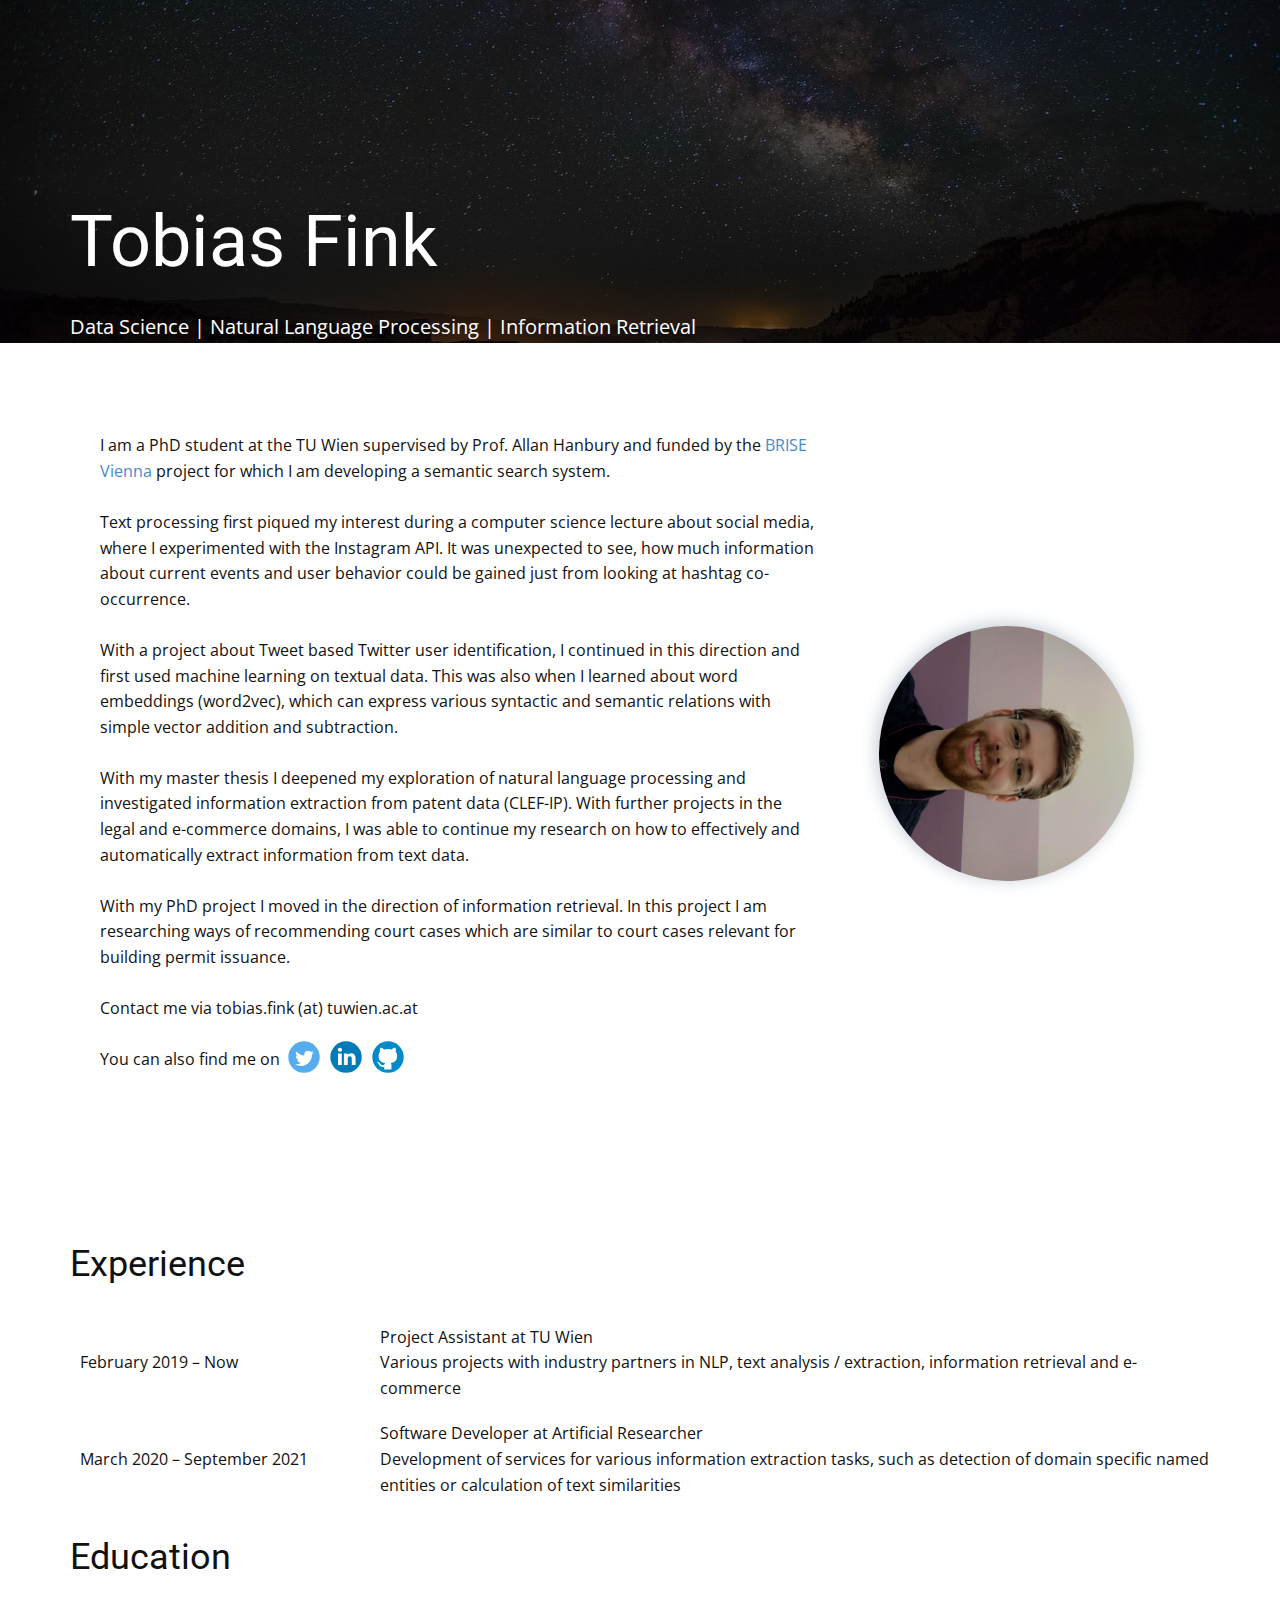
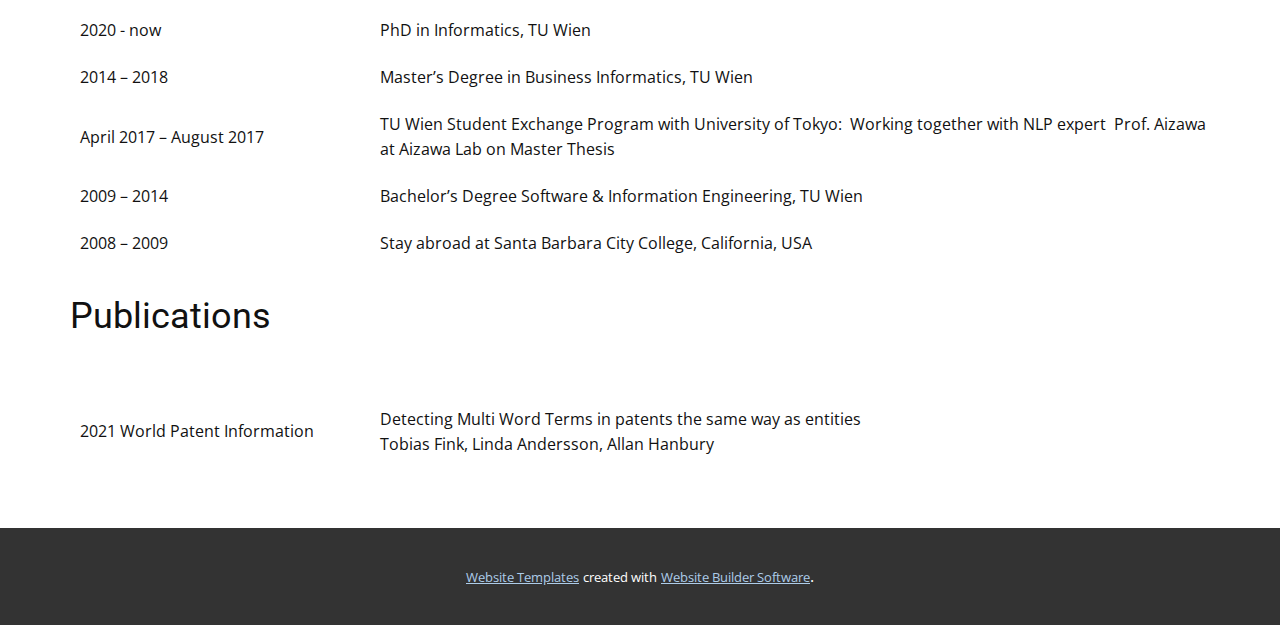
<file: index.html>
<!DOCTYPE html>
<html style="font-size: 16px;">
  <head>
    <meta name="viewport" content="width=device-width, initial-scale=1.0">
    <meta charset="utf-8">
    <meta name="keywords" content="Tobias Fink, Experience">
    <meta name="description" content="">
    <meta name="page_type" content="np-template-header-footer-from-plugin">
    <title>Home</title>
    <link rel="stylesheet" href="nicepage.css" media="screen">
<link rel="stylesheet" href="Home.css" media="screen">
    <script class="u-script" type="text/javascript" src="jquery-1.9.1.min.js" defer=""></script>
    <script class="u-script" type="text/javascript" src="nicepage.js" defer=""></script>
    <meta name="generator" content="Nicepage 4.2.22, nicepage.com">
    <link id="u-theme-google-font" rel="stylesheet" href="https://fonts.googleapis.com/css?family=Roboto:100,100i,300,300i,400,400i,500,500i,700,700i,900,900i|Open+Sans:300,300i,400,400i,600,600i,700,700i,800,800i">
    
    
    
    
    <script type="application/ld+json">{
		"@context": "http://schema.org",
		"@type": "Organization",
		"name": ""
}</script>
    <meta name="theme-color" content="#478ac9">
    <meta property="og:title" content="Home">
    <meta property="og:type" content="website">
  </head>
  <body class="u-body">
    <section class="skrollable u-align-left u-clearfix u-image u-shading u-section-1" src="" data-image-width="1280" data-image-height="848" id="sec-64ae">
      <div class="u-clearfix u-sheet u-valign-bottom u-sheet-1">
        <h1 class="u-text u-text-default u-title u-text-1">Tobias Fink</h1>
        <p class="u-large-text u-text u-text-variant u-text-2">Data Science | Natural Language Processing | Information Retrieval</p>
      </div>
    </section>
    <section class="u-clearfix u-section-2" id="sec-5233">
      <div class="u-clearfix u-sheet u-sheet-1">
        <div class="u-clearfix u-expanded-width u-layout-wrap u-layout-wrap-1">
          <div class="u-layout" style="">
            <div class="u-layout-row" style="">
              <div class="u-container-style u-layout-cell u-size-41 u-layout-cell-1">
                <div class="u-container-layout u-valign-bottom u-container-layout-1">
                  <p class="u-align-left u-text u-text-1">I am a PhD student at the TU Wien supervised by Prof. Allan Hanbury and funded by the <a href="https://digitales.wien.gv.at/projekt/brisevienna/" class="u-active-none u-border-none u-btn u-button-link u-button-style u-hover-none u-none u-text-palette-1-base u-btn-1">BRISE Vienna</a> project for which I am developing a semantic search system.<br>
                    <br>Text processing first piqued my interest during a computer science
lecture about social media, where I experimented with the Instagram
API. It was unexpected to see, how much information about current
events and user behavior could be gained just from looking at hashtag
co-occurrence.<br>
                    <br>With a project about Tweet based Twitter user
identification, I continued in this direction and first used machine
learning on textual data. This was also when I learned about word
embeddings (word2vec), which can express various syntactic and
semantic relations with simple vector addition and subtraction.&nbsp;<br>
                    <br>With
my master thesis I deepened my exploration of natural language
processing and investigated information extraction from patent data
(CLEF-IP). With further projects in the legal and e-commerce
domains, I was able to continue my research on how to effectively and
automatically extract information from text data.<br>
                    <br>With my PhD project I moved in the direction of information retrieval. In this project I am researching ways of recommending court cases which are similar to court cases relevant for building permit issuance.<br>
                    <br>Contact me via tobias.fink (at) tuwien.ac.at<br>
                    <br>You can also find me on
                  </p>
                  <div class="u-social-icons u-spacing-10 u-social-icons-1">
                    <a class="u-social-url" title="twitter" target="_blank" href="https://twitter.com/tobiasfink_ai"><span class="u-icon u-social-icon u-social-twitter u-icon-1"><svg class="u-svg-link" preserveAspectRatio="xMidYMin slice" viewBox="0 0 112 112" style=""><use xlink:href="#svg-5a4a"></use></svg><svg class="u-svg-content" viewBox="0 0 112 112" x="0" y="0" id="svg-5a4a"><circle fill="currentColor" class="st0" cx="56.1" cy="56.1" r="55"></circle><path fill="#FFFFFF" d="M83.8,47.3c0,0.6,0,1.2,0,1.7c0,17.7-13.5,38.2-38.2,38.2C38,87.2,31,85,25,81.2c1,0.1,2.1,0.2,3.2,0.2
c6.3,0,12.1-2.1,16.7-5.7c-5.9-0.1-10.8-4-12.5-9.3c0.8,0.2,1.7,0.2,2.5,0.2c1.2,0,2.4-0.2,3.5-0.5c-6.1-1.2-10.8-6.7-10.8-13.1
c0-0.1,0-0.1,0-0.2c1.8,1,3.9,1.6,6.1,1.7c-3.6-2.4-6-6.5-6-11.2c0-2.5,0.7-4.8,1.8-6.7c6.6,8.1,16.5,13.5,27.6,14
c-0.2-1-0.3-2-0.3-3.1c0-7.4,6-13.4,13.4-13.4c3.9,0,7.3,1.6,9.8,4.2c3.1-0.6,5.9-1.7,8.5-3.3c-1,3.1-3.1,5.8-5.9,7.4
c2.7-0.3,5.3-1,7.7-2.1C88.7,43,86.4,45.4,83.8,47.3z"></path></svg></span>
                    </a>
                    <a class="u-social-url" target="_blank" data-type="LinkedIn" title="LinkedIn" href="https://www.linkedin.com/in/tobias-fink-89b50a229/"><span class="u-icon u-social-icon u-social-linkedin u-icon-2"><svg class="u-svg-link" preserveAspectRatio="xMidYMin slice" viewBox="0 0 112 112" style=""><use xlink:href="#svg-9ddc"></use></svg><svg class="u-svg-content" viewBox="0 0 112 112" x="0" y="0" id="svg-9ddc"><circle fill="currentColor" cx="56.1" cy="56.1" r="55"></circle><path fill="#FFFFFF" d="M41.3,83.7H27.9V43.4h13.4V83.7z M34.6,37.9L34.6,37.9c-4.6,0-7.5-3.1-7.5-7c0-4,3-7,7.6-7s7.4,3,7.5,7
            C42.2,34.8,39.2,37.9,34.6,37.9z M89.6,83.7H76.2V62.2c0-5.4-1.9-9.1-6.8-9.1c-3.7,0-5.9,2.5-6.9,4.9c-0.4,0.9-0.4,2.1-0.4,3.3v22.5
            H48.7c0,0,0.2-36.5,0-40.3h13.4v5.7c1.8-2.7,5-6.7,12.1-6.7c8.8,0,15.4,5.8,15.4,18.1V83.7z"></path></svg></span>
                    </a>
                    <a class="u-social-url" target="_blank" data-type="Github" title="Github" href="https://github.com/tobiasfink-ai"><span class="u-icon u-social-github u-social-icon u-icon-3"><svg class="u-svg-link" preserveAspectRatio="xMidYMin slice" viewBox="0 0 112 112" style=""><use xlink:href="#svg-fab6"></use></svg><svg class="u-svg-content" viewBox="0 0 112 112" x="0" y="0" id="svg-fab6"><circle fill="currentColor" cx="56.1" cy="56.1" r="55"></circle><path fill="#FFFFFF" d="M88,51.3c0-5.5-1.9-10.2-5.3-13.7c0.6-1.3,2.3-6.5-0.5-13.5c0,0-4.2-1.4-14,5.3c-4.1-1.1-8.4-1.7-12.7-1.8
	c-4.3,0-8.7,0.6-12.7,1.8c-9.7-6.6-14-5.3-14-5.3c-2.8,7-1,12.2-0.5,13.5C25,41.2,23,45.7,23,51.3c0,19.6,11.9,23.9,23.3,25.2
	c-1.5,1.3-2.8,3.5-3.2,6.8c-3,1.3-10.2,3.6-14.9-4.3c0,0-2.7-4.9-7.8-5.3c0,0-5-0.1-0.4,3.1c0,0,3.3,1.6,5.6,7.5c0,0,3,9.1,17.2,6
	c0,4.3,0.1,8.3,0.1,9.5h25.2c0-1.7,0.1-7.2,0.1-14c0-4.7-1.7-7.9-3.4-9.4C76,75.2,88,70.9,88,51.3z"></path></svg></span>
                    </a>
                  </div>
                </div>
              </div>
              <div class="u-container-style u-layout-cell u-size-19 u-layout-cell-2">
                <div class="u-container-layout u-valign-middle u-container-layout-2">
                  <div class="u-image u-image-circle u-image-1" alt="" data-image-width="800" data-image-height="1000"></div>
                </div>
              </div>
            </div>
          </div>
        </div>
      </div>
    </section>
    <section class="u-clearfix u-section-3" id="sec-c2cb">
      <div class="u-clearfix u-sheet u-sheet-1">
        <h2 class="u-text u-text-default u-text-1">Experience</h2>
        <div class="u-table u-table-responsive u-table-1">
          <table class="u-table-entity">
            <colgroup>
              <col width="26.11%">
              <col width="73.89%">
            </colgroup>
            <tbody class="u-table-body">
              <tr style="height: 72px;">
                <td class="u-table-cell">February
2019 – Now</td>
                <td class="u-table-cell">Project Assistant at TU Wien<br>Various projects with industry partners in NLP, text analysis / extraction, information retrieval and e-commerce
                </td>
              </tr>
              <tr style="height: 47px;">
                <td class="u-table-cell">March
2020 – September 2021</td>
                <td class="u-table-cell">Software
Developer at Artificial Researcher<br>Development
of services for various information extraction  	tasks, such as
detection of domain specific named entities 	or calculation of text
similarities<br>
                </td>
              </tr>
            </tbody>
          </table>
        </div>
        <h2 class="u-text u-text-default u-text-2">Education</h2>
        <div class="u-table u-table-responsive u-table-2">
          <table class="u-table-entity">
            <colgroup>
              <col width="25.97%">
              <col width="74.03%">
            </colgroup>
            <tbody class="u-table-body">
              <tr style="height: 47px;">
                <td class="u-table-cell">2020 - now</td>
                <td class="u-table-cell u-table-cell-6">PhD in Informatics, TU Wien</td>
              </tr>
              <tr style="height: 47px;">
                <td class="u-table-cell">2014
– 2018</td>
                <td class="u-table-cell">Master’s
Degree in Business Informatics, TU Wien</td>
              </tr>
              <tr style="height: 47px;">
                <td class="u-table-cell">April&nbsp;2017 –
August 2017</td>
                <td class="u-table-cell">TU
Wien Student Exchange Program with&nbsp;University
of Tokyo:&nbsp;
Working
together with NLP expert&nbsp;
Prof.
Aizawa at Aizawa Lab on Master Thesis</td>
              </tr>
              <tr style="height: 47px;">
                <td class="u-table-cell">2009
– 2014</td>
                <td class="u-table-cell">Bachelor’s
Degree Software &amp; Information&nbsp;Engineering,
TU Wien</td>
              </tr>
              <tr style="height: 47px;">
                <td class="u-table-cell">2008
– 2009</td>
                <td class="u-table-cell">Stay
abroad at Santa Barbara City College,&nbsp;California,
USA</td>
              </tr>
            </tbody>
          </table>
        </div>
        <h2 class="u-text u-text-default u-text-3">Publications</h2>
        <div class="u-table u-table-responsive u-table-3">
          <table class="u-table-entity">
            <colgroup>
              <col width="25.97%">
              <col width="74.03%">
            </colgroup>
            <tbody class="u-table-body">
              <tr style="height: 47px;">
                <td class="u-table-cell">2021 World Patent Information</td>
                <td class="u-table-cell">Detecting Multi Word Terms in patents the same way as entities<br>Tobias Fink, Linda Andersson, Allan Hanbury
                </td>
              </tr>
            </tbody>
          </table>
        </div>
      </div>
    </section>
    
    
    
    <section class="u-backlink u-clearfix u-grey-80">
      <a class="u-link" href="https://nicepage.com/website-templates" target="_blank">
        <span>Website Templates</span>
      </a>
      <p class="u-text">
        <span>created with</span>
      </p>
      <a class="u-link" href="" target="_blank">
        <span>Website Builder Software</span>
      </a>. 
    </section>
  </body>
</html>
</file>
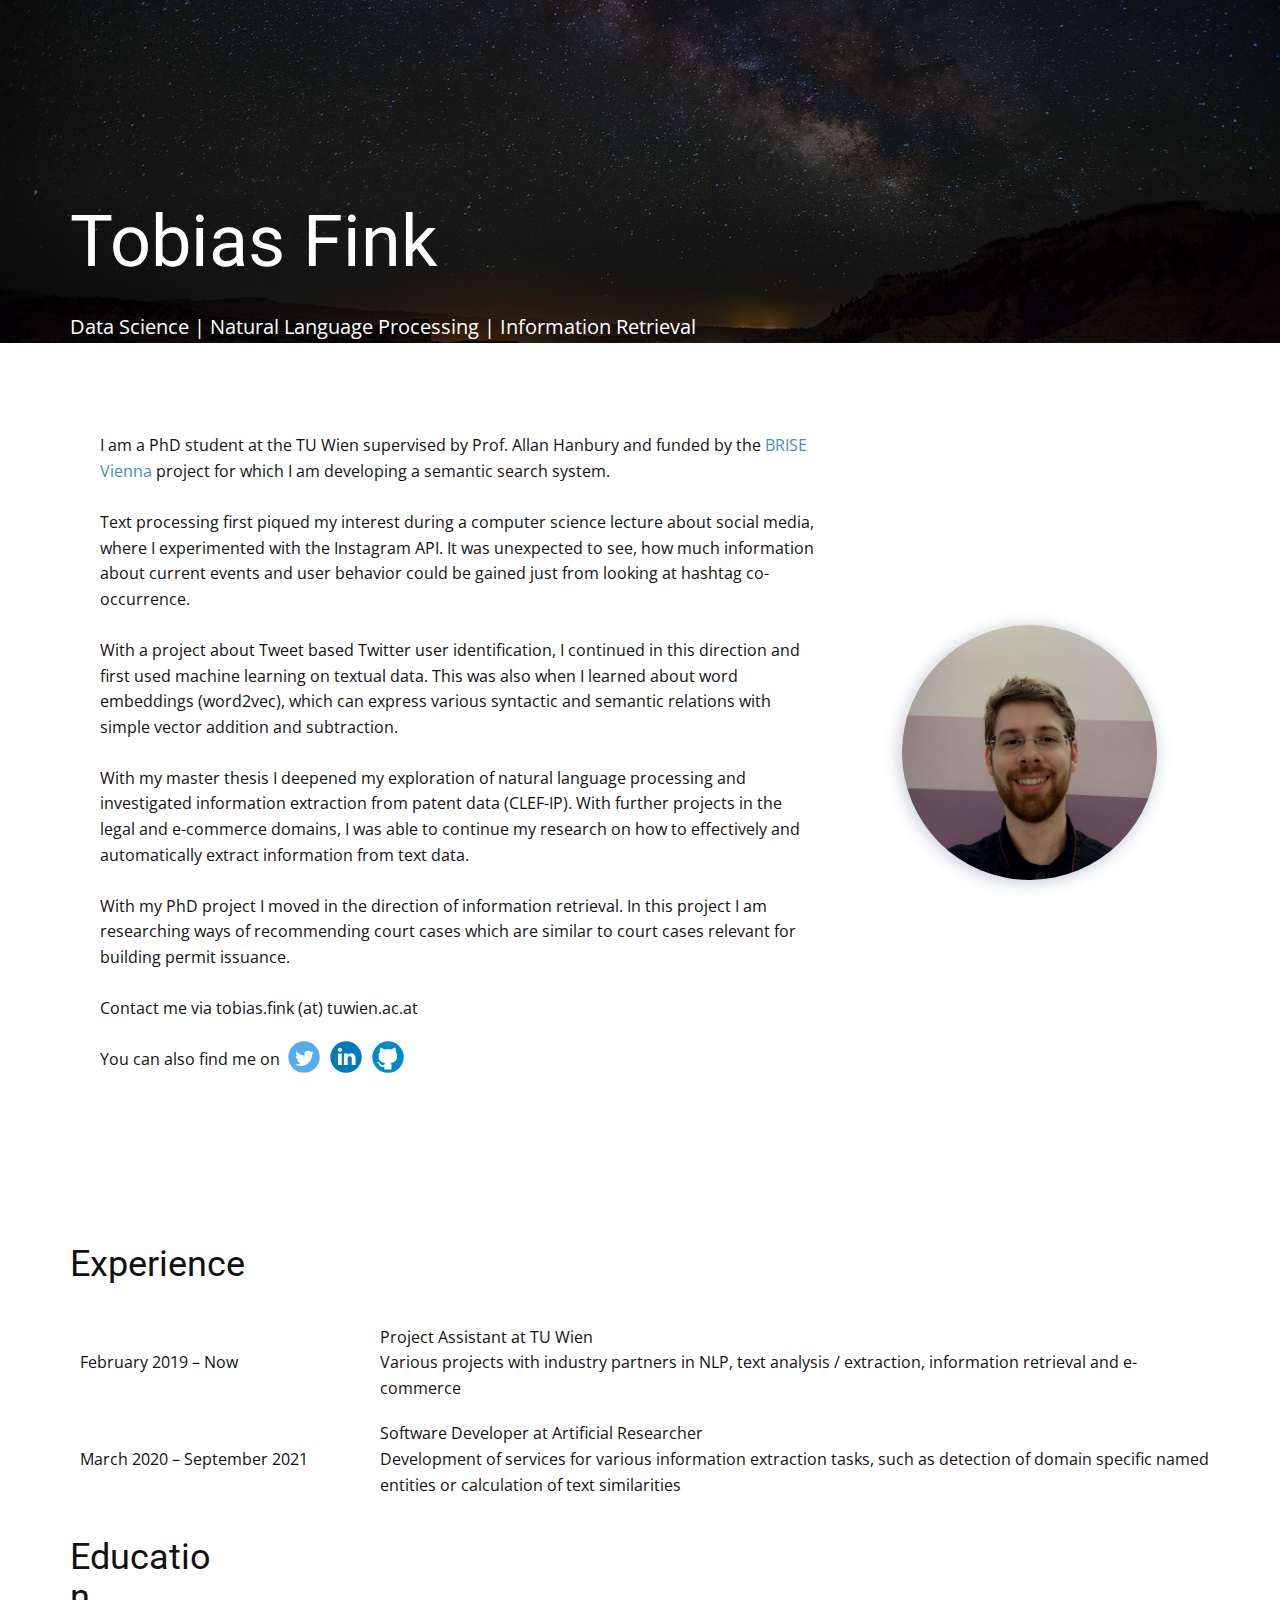
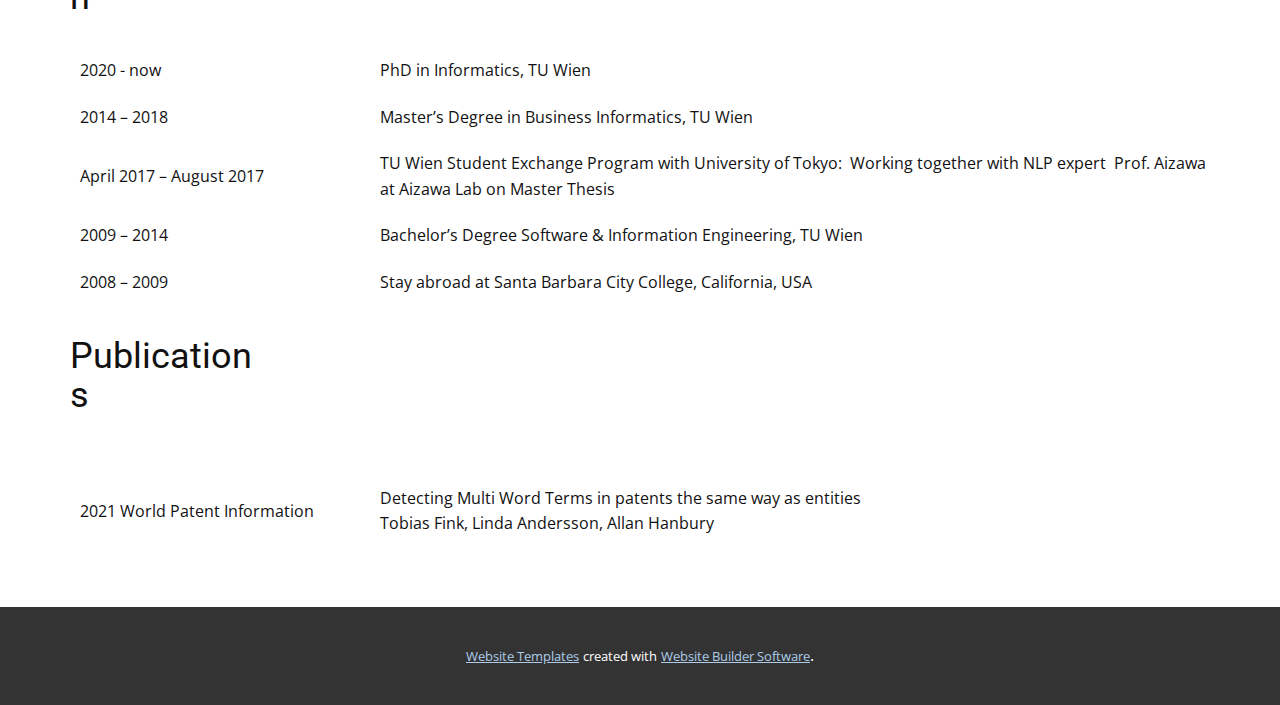
<file: Home.html>
<!DOCTYPE html>
<html style="font-size: 16px;">
  <head>
    <meta name="viewport" content="width=device-width, initial-scale=1.0">
    <meta charset="utf-8">
    <meta name="keywords" content="Tobias Fink, Experience">
    <meta name="description" content="">
    <meta name="page_type" content="np-template-header-footer-from-plugin">
    <title>Home</title>
    <link rel="stylesheet" href="nicepage.css" media="screen">
<link rel="stylesheet" href="Home.css" media="screen">
    <script class="u-script" type="text/javascript" src="jquery-1.9.1.min.js" defer=""></script>
    <script class="u-script" type="text/javascript" src="nicepage.js" defer=""></script>
    <meta name="generator" content="Nicepage 4.2.23, nicepage.com">
    <link id="u-theme-google-font" rel="stylesheet" href="https://fonts.googleapis.com/css?family=Roboto:100,100i,300,300i,400,400i,500,500i,700,700i,900,900i|Open+Sans:300,300i,400,400i,600,600i,700,700i,800,800i">
    
    
    
    
    <script type="application/ld+json">{
		"@context": "http://schema.org",
		"@type": "Organization",
		"name": "",
		"url": "/"
}</script>
    <meta name="theme-color" content="#478ac9">
    <meta property="og:title" content="Home">
    <meta property="og:type" content="website">
    <link rel="canonical" href="/">
  </head>
  <body class="u-body">
    <section class="skrollable u-align-left u-clearfix u-image u-shading u-section-1" src="" data-image-width="1280" data-image-height="847" id="sec-64ae">
      <div class="u-clearfix u-sheet u-valign-bottom u-sheet-1">
        <h1 class="u-text u-text-default u-title u-text-1">Tobias Fink</h1>
        <p class="u-large-text u-text u-text-variant u-text-2">Data Science | Natural Language Processing | Information Retrieval</p>
      </div>
    </section>
    <section class="u-clearfix u-section-2" id="sec-5233">
      <div class="u-clearfix u-sheet u-sheet-1">
        <div class="u-clearfix u-expanded-width u-layout-wrap u-layout-wrap-1">
          <div class="u-layout" style="">
            <div class="u-layout-row" style="">
              <div class="u-container-style u-layout-cell u-size-41 u-layout-cell-1">
                <div class="u-container-layout u-valign-bottom u-container-layout-1">
                  <p class="u-align-left u-text u-text-1">I am a PhD student at the TU Wien supervised by Prof. Allan Hanbury and funded by the <a href="https://digitales.wien.gv.at/projekt/brisevienna/" class="u-active-none u-border-none u-btn u-button-link u-button-style u-hover-none u-none u-text-palette-1-base u-btn-1">BRISE Vienna</a> project for which I am developing a semantic search system.<br>
                    <br>Text processing first piqued my interest during a computer science
lecture about social media, where I experimented with the Instagram
API. It was unexpected to see, how much information about current
events and user behavior could be gained just from looking at hashtag
co-occurrence.<br>
                    <br>With a project about Tweet based Twitter user
identification, I continued in this direction and first used machine
learning on textual data. This was also when I learned about word
embeddings (word2vec), which can express various syntactic and
semantic relations with simple vector addition and subtraction.&nbsp;<br>
                    <br>With
my master thesis I deepened my exploration of natural language
processing and investigated information extraction from patent data
(CLEF-IP). With further projects in the legal and e-commerce
domains, I was able to continue my research on how to effectively and
automatically extract information from text data.<br>
                    <br>With my PhD project I moved in the direction of information retrieval. In this project I am researching ways of recommending court cases which are similar to court cases relevant for building permit issuance.<br>
                    <br>Contact me via tobias.fink (at) tuwien.ac.at<br>
                    <br>You can also find me on
                  </p>
                  <div class="u-social-icons u-spacing-10 u-social-icons-1">
                    <a class="u-social-url" title="twitter" target="_blank" href="https://twitter.com/tobiasfink_ai"><span class="u-icon u-social-icon u-social-twitter u-icon-1"><svg class="u-svg-link" preserveAspectRatio="xMidYMin slice" viewBox="0 0 112 112" style=""><use xlink:href="#svg-5a4a"></use></svg><svg class="u-svg-content" viewBox="0 0 112 112" x="0" y="0" id="svg-5a4a"><circle fill="currentColor" class="st0" cx="56.1" cy="56.1" r="55"></circle><path fill="#FFFFFF" d="M83.8,47.3c0,0.6,0,1.2,0,1.7c0,17.7-13.5,38.2-38.2,38.2C38,87.2,31,85,25,81.2c1,0.1,2.1,0.2,3.2,0.2
c6.3,0,12.1-2.1,16.7-5.7c-5.9-0.1-10.8-4-12.5-9.3c0.8,0.2,1.7,0.2,2.5,0.2c1.2,0,2.4-0.2,3.5-0.5c-6.1-1.2-10.8-6.7-10.8-13.1
c0-0.1,0-0.1,0-0.2c1.8,1,3.9,1.6,6.1,1.7c-3.6-2.4-6-6.5-6-11.2c0-2.5,0.7-4.8,1.8-6.7c6.6,8.1,16.5,13.5,27.6,14
c-0.2-1-0.3-2-0.3-3.1c0-7.4,6-13.4,13.4-13.4c3.9,0,7.3,1.6,9.8,4.2c3.1-0.6,5.9-1.7,8.5-3.3c-1,3.1-3.1,5.8-5.9,7.4
c2.7-0.3,5.3-1,7.7-2.1C88.7,43,86.4,45.4,83.8,47.3z"></path></svg></span>
                    </a>
                    <a class="u-social-url" target="_blank" data-type="LinkedIn" title="LinkedIn" href="https://www.linkedin.com/in/tobias-fink-89b50a229/"><span class="u-icon u-social-icon u-social-linkedin u-icon-2"><svg class="u-svg-link" preserveAspectRatio="xMidYMin slice" viewBox="0 0 112 112" style=""><use xlink:href="#svg-9ddc"></use></svg><svg class="u-svg-content" viewBox="0 0 112 112" x="0" y="0" id="svg-9ddc"><circle fill="currentColor" cx="56.1" cy="56.1" r="55"></circle><path fill="#FFFFFF" d="M41.3,83.7H27.9V43.4h13.4V83.7z M34.6,37.9L34.6,37.9c-4.6,0-7.5-3.1-7.5-7c0-4,3-7,7.6-7s7.4,3,7.5,7
            C42.2,34.8,39.2,37.9,34.6,37.9z M89.6,83.7H76.2V62.2c0-5.4-1.9-9.1-6.8-9.1c-3.7,0-5.9,2.5-6.9,4.9c-0.4,0.9-0.4,2.1-0.4,3.3v22.5
            H48.7c0,0,0.2-36.5,0-40.3h13.4v5.7c1.8-2.7,5-6.7,12.1-6.7c8.8,0,15.4,5.8,15.4,18.1V83.7z"></path></svg></span>
                    </a>
                    <a class="u-social-url" target="_blank" data-type="Github" title="Github" href="https://github.com/tobiasfink-ai"><span class="u-icon u-social-github u-social-icon u-icon-3"><svg class="u-svg-link" preserveAspectRatio="xMidYMin slice" viewBox="0 0 112 112" style=""><use xlink:href="#svg-fab6"></use></svg><svg class="u-svg-content" viewBox="0 0 112 112" x="0" y="0" id="svg-fab6"><circle fill="currentColor" cx="56.1" cy="56.1" r="55"></circle><path fill="#FFFFFF" d="M88,51.3c0-5.5-1.9-10.2-5.3-13.7c0.6-1.3,2.3-6.5-0.5-13.5c0,0-4.2-1.4-14,5.3c-4.1-1.1-8.4-1.7-12.7-1.8
	c-4.3,0-8.7,0.6-12.7,1.8c-9.7-6.6-14-5.3-14-5.3c-2.8,7-1,12.2-0.5,13.5C25,41.2,23,45.7,23,51.3c0,19.6,11.9,23.9,23.3,25.2
	c-1.5,1.3-2.8,3.5-3.2,6.8c-3,1.3-10.2,3.6-14.9-4.3c0,0-2.7-4.9-7.8-5.3c0,0-5-0.1-0.4,3.1c0,0,3.3,1.6,5.6,7.5c0,0,3,9.1,17.2,6
	c0,4.3,0.1,8.3,0.1,9.5h25.2c0-1.7,0.1-7.2,0.1-14c0-4.7-1.7-7.9-3.4-9.4C76,75.2,88,70.9,88,51.3z"></path></svg></span>
                    </a>
                  </div>
                </div>
              </div>
              <div class="u-container-style u-layout-cell u-size-19 u-layout-cell-2">
                <div class="u-container-layout u-container-layout-2">
                  <div class="u-rotation-parent u-rotation-parent-1">
                    <div class="u-image u-image-circle u-rotate-270 u-image-1" alt="" data-image-width="1440" data-image-height="1080"></div>
                  </div>
                </div>
              </div>
            </div>
          </div>
        </div>
      </div>
    </section>
    <section class="u-clearfix u-section-3" id="sec-c2cb">
      <div class="u-clearfix u-sheet u-sheet-1">
        <h2 class="u-text u-text-default u-text-1">Experience</h2>
        <div class="u-table u-table-responsive u-table-1">
          <table class="u-table-entity">
            <colgroup>
              <col width="26.11%">
              <col width="73.89%">
            </colgroup>
            <tbody class="u-table-body">
              <tr style="height: 72px;">
                <td class="u-table-cell">February
2019 – Now</td>
                <td class="u-table-cell">Project Assistant at TU Wien<br>Various projects with industry partners in NLP, text analysis / extraction, information retrieval and e-commerce
                </td>
              </tr>
              <tr style="height: 47px;">
                <td class="u-table-cell">March
2020 – September 2021</td>
                <td class="u-table-cell">Software
Developer at Artificial Researcher<br>Development
of services for various information extraction  	tasks, such as
detection of domain specific named entities 	or calculation of text
similarities<br>
                </td>
              </tr>
            </tbody>
          </table>
        </div>
        <h2 class="u-text u-text-2">Education</h2>
        <div class="u-table u-table-responsive u-table-2">
          <table class="u-table-entity">
            <colgroup>
              <col width="25.97%">
              <col width="74.03%">
            </colgroup>
            <tbody class="u-table-body">
              <tr style="height: 47px;">
                <td class="u-table-cell">2020 - now</td>
                <td class="u-table-cell u-table-cell-6">PhD in Informatics, TU Wien</td>
              </tr>
              <tr style="height: 47px;">
                <td class="u-table-cell">2014
– 2018</td>
                <td class="u-table-cell">Master’s
Degree in Business Informatics, TU Wien</td>
              </tr>
              <tr style="height: 47px;">
                <td class="u-table-cell">April&nbsp;2017 –
August 2017</td>
                <td class="u-table-cell">TU
Wien Student Exchange Program with&nbsp;University
of Tokyo:&nbsp;
Working
together with NLP expert&nbsp;
Prof.
Aizawa at Aizawa Lab on Master Thesis</td>
              </tr>
              <tr style="height: 47px;">
                <td class="u-table-cell">2009
– 2014</td>
                <td class="u-table-cell">Bachelor’s
Degree Software &amp; Information&nbsp;Engineering,
TU Wien</td>
              </tr>
              <tr style="height: 47px;">
                <td class="u-table-cell">2008
– 2009</td>
                <td class="u-table-cell">Stay
abroad at Santa Barbara City College,&nbsp;California,
USA</td>
              </tr>
            </tbody>
          </table>
        </div>
        <h2 class="u-text u-text-3">Publications</h2>
        <div class="u-table u-table-responsive u-table-3">
          <table class="u-table-entity">
            <colgroup>
              <col width="25.97%">
              <col width="74.03%">
            </colgroup>
            <tbody class="u-table-body">
              <tr style="height: 47px;">
                <td class="u-table-cell">2021 World Patent Information</td>
                <td class="u-table-cell">Detecting Multi Word Terms in patents the same way as entities<br>Tobias Fink, Linda Andersson, Allan Hanbury
                </td>
              </tr>
            </tbody>
          </table>
        </div>
      </div>
    </section>
    
    
    
    <section class="u-backlink u-clearfix u-grey-80">
      <a class="u-link" href="https://nicepage.com/website-templates" target="_blank">
        <span>Website Templates</span>
      </a>
      <p class="u-text">
        <span>created with</span>
      </p>
      <a class="u-link" href="" target="_blank">
        <span>Website Builder Software</span>
      </a>. 
    </section>
  </body>
</html>
</file>
